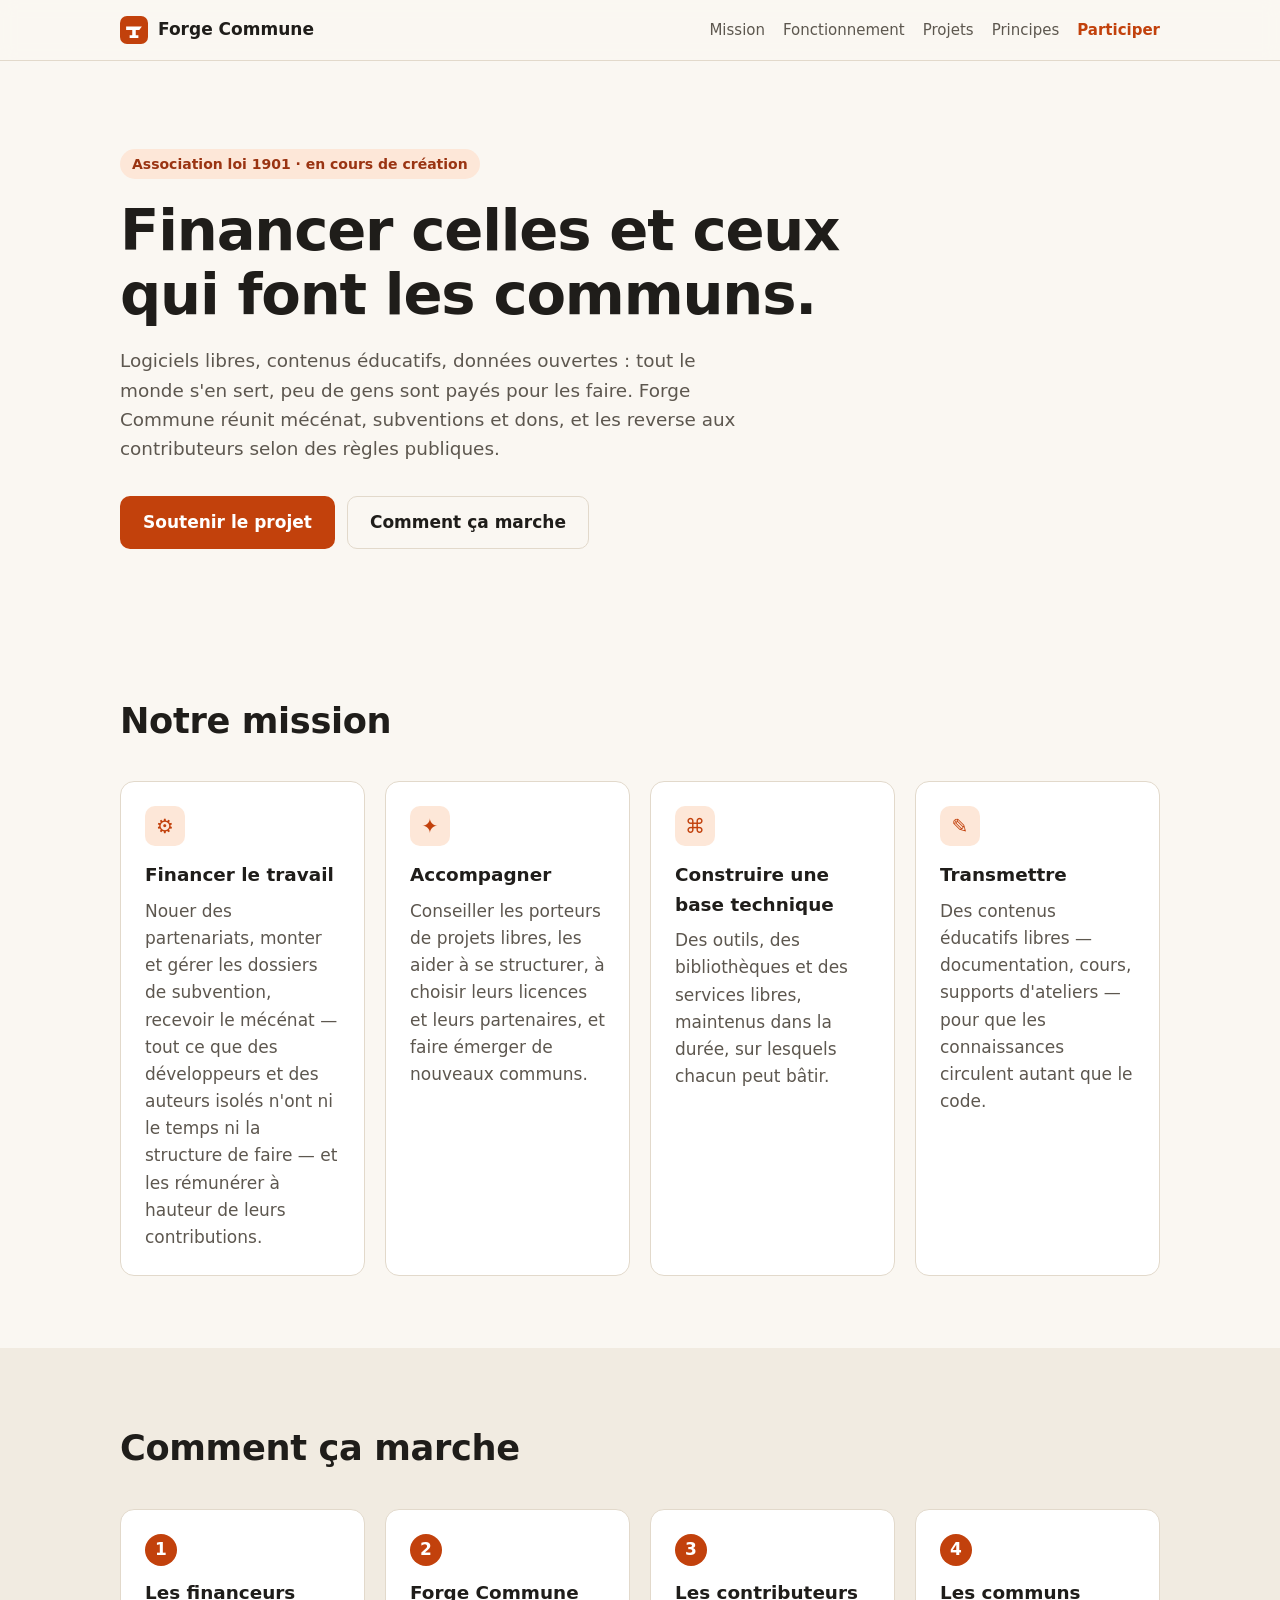
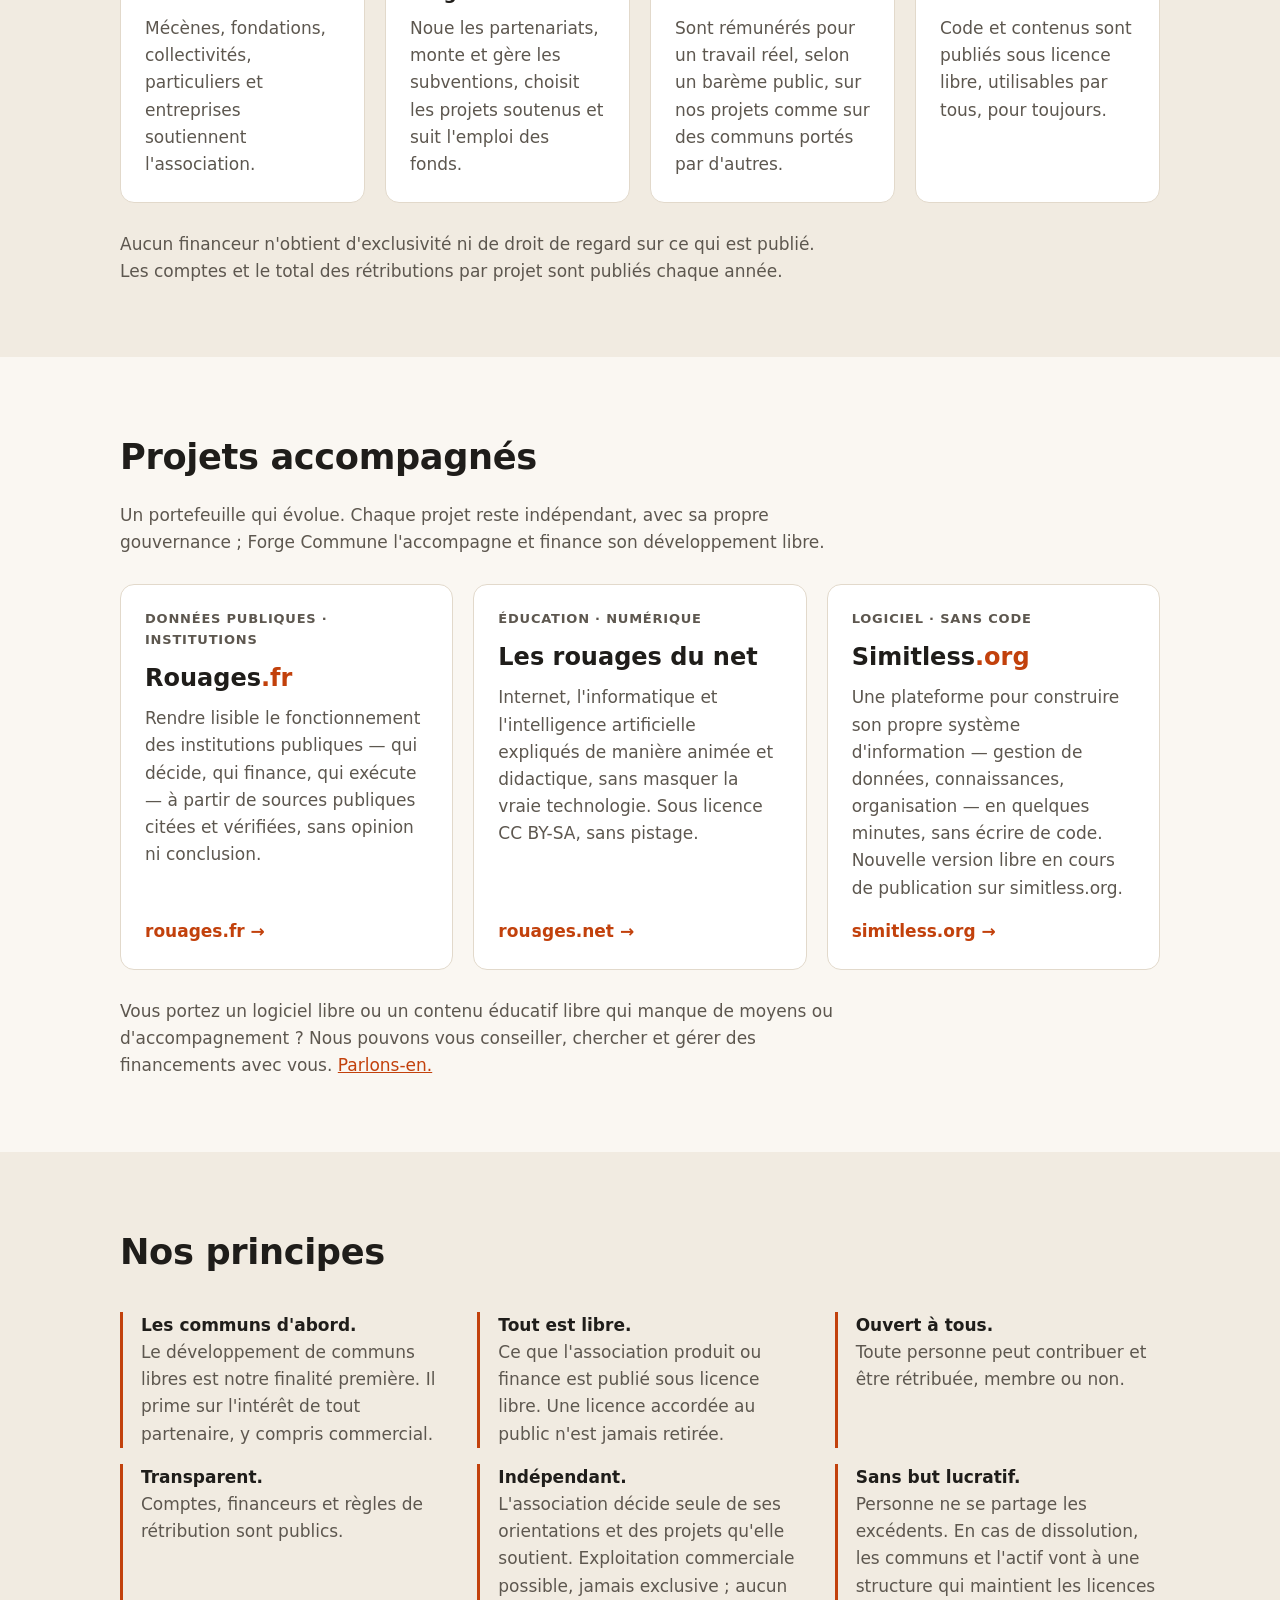
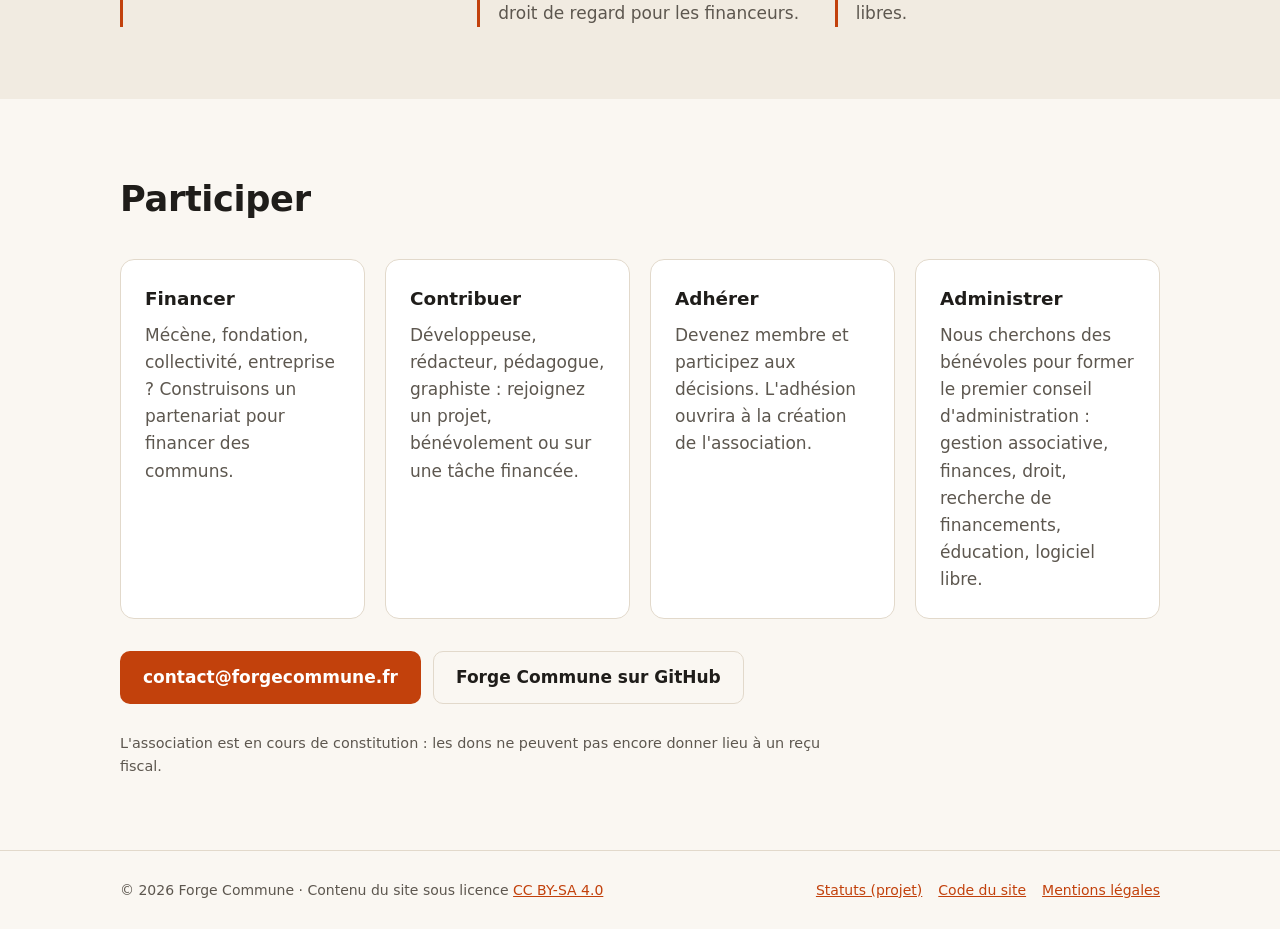
<file: index.html>
<!doctype html>
<html lang="fr">
<head>
  <meta charset="utf-8">
  <meta name="viewport" content="width=device-width, initial-scale=1">
  <title>Forge Commune — financer celles et ceux qui font les communs</title>
  <meta name="description" content="Forge Commune est une association (en cours de création) qui finance le travail des personnes qui développent des logiciels libres et des contenus éducatifs libres.">
  <link rel="icon" href="favicon.svg" type="image/svg+xml">
  <link rel="stylesheet" href="style.css">
</head>
<body>
  <header class="site-header">
    <div class="wrap header-inner">
      <a class="brand" href="#top" aria-label="Forge Commune, accueil">
        <img src="favicon.svg" alt="" width="28" height="28">
        <span>Forge Commune</span>
      </a>
      <nav aria-label="Navigation principale">
        <ul>
          <li><a href="#mission">Mission</a></li>
          <li><a href="#fonctionnement">Fonctionnement</a></li>
          <li><a href="#projets">Projets</a></li>
          <li><a href="#principes">Principes</a></li>
          <li><a class="nav-cta" href="#participer">Participer</a></li>
        </ul>
      </nav>
    </div>
  </header>

  <main id="top">
    <section class="hero">
      <div class="wrap">
        <p class="badge">Association loi 1901 · en cours de création</p>
        <h1>Financer celles et ceux<br>qui font les communs.</h1>
        <p class="lead">
          Logiciels libres, contenus éducatifs, données ouvertes : tout le monde
          s'en sert, peu de gens sont payés pour les faire. Forge Commune réunit
          mécénat, subventions et dons, et les reverse aux contributeurs selon
          des règles publiques.
        </p>
        <div class="actions">
          <a class="btn btn-primary" href="#participer">Soutenir le projet</a>
          <a class="btn btn-ghost" href="#fonctionnement">Comment ça marche</a>
        </div>
      </div>
    </section>

    <section id="mission" class="section">
      <div class="wrap">
        <h2>Notre mission</h2>
        <div class="grid grid-4">
          <article class="card">
            <div class="card-icon" aria-hidden="true">⚙</div>
            <h3>Financer le travail</h3>
            <p>
              Nouer des partenariats, monter et gérer les dossiers de
              subvention, recevoir le mécénat — tout ce que des développeurs et
              des auteurs isolés n'ont ni le temps ni la structure de faire — et
              les rémunérer à hauteur de leurs contributions.
            </p>
          </article>
          <article class="card">
            <div class="card-icon" aria-hidden="true">✦</div>
            <h3>Accompagner</h3>
            <p>
              Conseiller les porteurs de projets libres, les aider à se
              structurer, à choisir leurs licences et leurs partenaires, et faire
              émerger de nouveaux communs.
            </p>
          </article>
          <article class="card">
            <div class="card-icon" aria-hidden="true">⌘</div>
            <h3>Construire une base technique</h3>
            <p>
              Des outils, des bibliothèques et des services libres, maintenus
              dans la durée, sur lesquels chacun peut bâtir.
            </p>
          </article>
          <article class="card">
            <div class="card-icon" aria-hidden="true">✎</div>
            <h3>Transmettre</h3>
            <p>
              Des contenus éducatifs libres — documentation, cours, supports
              d'ateliers — pour que les connaissances circulent autant que
              le code.
            </p>
          </article>
        </div>
      </div>
    </section>

    <section id="fonctionnement" class="section section-alt">
      <div class="wrap">
        <h2>Comment ça marche</h2>
        <ol class="flow" aria-label="Circuit du financement">
          <li>
            <span class="flow-step">1</span>
            <h3>Les financeurs</h3>
            <p>Mécènes, fondations, collectivités, particuliers et entreprises
              soutiennent l'association.</p>
          </li>
          <li>
            <span class="flow-step">2</span>
            <h3>Forge Commune</h3>
            <p>Noue les partenariats, monte et gère les subventions, choisit
              les projets soutenus et suit l'emploi des fonds.</p>
          </li>
          <li>
            <span class="flow-step">3</span>
            <h3>Les contributeurs</h3>
            <p>Sont rémunérés pour un travail réel, selon un barème public,
              sur nos projets comme sur des communs portés par d'autres.</p>
          </li>
          <li>
            <span class="flow-step">4</span>
            <h3>Les communs</h3>
            <p>Code et contenus sont publiés sous licence libre, utilisables
              par tous, pour toujours.</p>
          </li>
        </ol>
        <p class="note">
          Aucun financeur n'obtient d'exclusivité ni de droit de regard sur ce
          qui est publié. Les comptes et le total des rétributions par projet
          sont publiés chaque année.
        </p>
      </div>
    </section>

    <section id="projets" class="section">
      <div class="wrap">
        <h2>Projets accompagnés</h2>
        <p class="lead-sm">Un portefeuille qui évolue. Chaque projet reste indépendant,
          avec sa propre gouvernance&nbsp;; Forge Commune l'accompagne et finance son
          développement libre.</p>
        <div class="grid grid-3">
          <article class="card project">
            <p class="project-tag">Données publiques · institutions</p>
            <h3>Rouages<span class="tld">.fr</span></h3>
            <p>
              Rendre lisible le fonctionnement des institutions publiques — qui
              décide, qui finance, qui exécute — à partir de sources publiques
              citées et vérifiées, sans opinion ni conclusion.
            </p>
            <a class="link-arrow" href="https://rouages.fr">rouages.fr</a>
          </article>
          <article class="card project">
            <p class="project-tag">Éducation · numérique</p>
            <h3>Les rouages du net</h3>
            <p>
              Internet, l'informatique et l'intelligence artificielle expliqués de manière animée et didactique, sans
              masquer la vraie technologie. Sous licence CC BY-SA, sans pistage.
            </p>
            <a class="link-arrow" href="https://rouages.net">rouages.net</a>
          </article>
          <article class="card project">
            <p class="project-tag">Logiciel · sans code</p>
            <h3>Simitless<span class="tld">.org</span></h3>
            <p>
              Une plateforme pour construire son propre système d'information
              — gestion de données, connaissances, organisation — en quelques
              minutes, sans écrire de code. Nouvelle version libre en cours de
              publication sur simitless.org.
            </p>
            <a class="link-arrow" href="https://simitless.org">simitless.org</a>
          </article>
        </div>
        <p class="note">
          Vous portez un logiciel libre ou un contenu éducatif libre qui
          manque de moyens ou d'accompagnement ? Nous pouvons vous conseiller,
          chercher et gérer des financements avec vous. <a href="#participer">Parlons-en.</a>
        </p>
      </div>
    </section>

    <section id="principes" class="section section-alt">
      <div class="wrap">
        <h2>Nos principes</h2>
        <ul class="principles">
          <li>
            <strong>Les communs d'abord.</strong>
            Le développement de communs libres est notre finalité première. Il
            prime sur l'intérêt de tout partenaire, y compris commercial.
          </li>
          <li>
            <strong>Tout est libre.</strong>
            Ce que l'association produit ou finance est publié sous licence
            libre. Une licence accordée au public n'est jamais retirée.
          </li>
          <li>
            <strong>Ouvert à tous.</strong>
            Toute personne peut contribuer et être rétribuée, membre ou non.
          </li>
          <li>
            <strong>Transparent.</strong>
            Comptes, financeurs et règles de rétribution sont publics.
          </li>
          <li>
            <strong>Indépendant.</strong>
            L'association décide seule de ses orientations et des projets
            qu'elle soutient. Exploitation commerciale possible, jamais
            exclusive ; aucun droit de regard pour les financeurs.
          </li>
          <li>
            <strong>Sans but lucratif.</strong>
            Personne ne se partage les excédents. En cas de dissolution, les
            communs et l'actif vont à une structure qui maintient les licences
            libres.
          </li>
        </ul>
      </div>
    </section>

    <section id="participer" class="section">
      <div class="wrap">
        <h2>Participer</h2>
        <div class="grid grid-4">
          <article class="card">
            <h3>Financer</h3>
            <p>
              Mécène, fondation, collectivité, entreprise ? Construisons un
              partenariat pour financer des communs.
            </p>
          </article>
          <article class="card">
            <h3>Contribuer</h3>
            <p>
              Développeuse, rédacteur, pédagogue, graphiste : rejoignez un projet,
              bénévolement ou sur une tâche financée.
            </p>
          </article>
          <article class="card">
            <h3>Adhérer</h3>
            <p>
              Devenez membre et participez aux décisions. L'adhésion ouvrira à
              la création de l'association.
            </p>
          </article>
          <article class="card">
            <h3>Administrer</h3>
            <p>
              Nous cherchons des bénévoles pour former le premier conseil
              d'administration : gestion associative, finances, droit,
              recherche de financements, éducation, logiciel libre.
            </p>
          </article>
        </div>
        <div class="contact">
          <a class="btn btn-primary" href="mailto:contact@forgecommune.fr">contact@forgecommune.fr</a>
          <a class="btn btn-ghost" href="https://github.com/Forge-Commune">Forge Commune sur GitHub</a>
        </div>
        <p class="note small">
          L'association est en cours de constitution : les dons ne peuvent pas
          encore donner lieu à un reçu fiscal.
        </p>
      </div>
    </section>
  </main>

  <footer class="site-footer">
    <div class="wrap footer-inner">
      <p>© 2026 Forge Commune · Contenu du site sous licence
        <a href="https://creativecommons.org/licenses/by-sa/4.0/deed.fr">CC BY-SA 4.0</a></p>
      <ul>
        <li><a href="https://github.com/Forge-Commune/Documents">Statuts (projet)</a></li>
        <li><a href="https://github.com/Forge-Commune/forgecommune.fr">Code du site</a></li>
        <li><a href="mentions-legales.html">Mentions légales</a></li>
      </ul>
    </div>
  </footer>
</body>
</html>
</file>
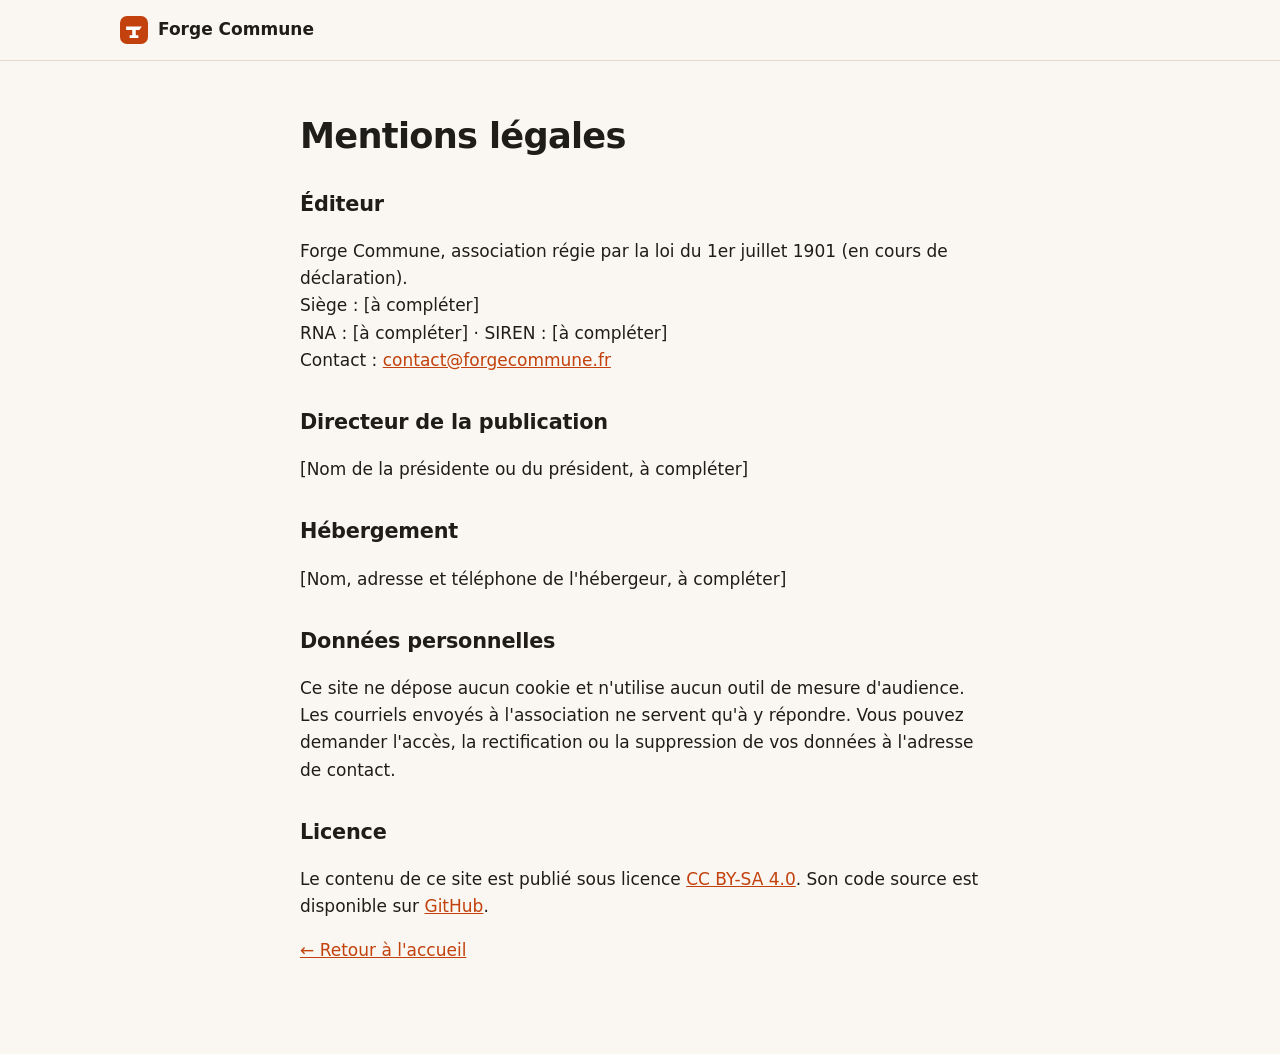
<file: mentions-legales.html>
<!doctype html>
<html lang="fr">
<head>
  <meta charset="utf-8">
  <meta name="viewport" content="width=device-width, initial-scale=1">
  <title>Mentions légales — Forge Commune</title>
  <link rel="icon" href="favicon.svg" type="image/svg+xml">
  <link rel="stylesheet" href="style.css">
</head>
<body>
  <header class="site-header">
    <div class="wrap header-inner">
      <a class="brand" href="index.html">
        <img src="favicon.svg" alt="" width="28" height="28">
        <span>Forge Commune</span>
      </a>
    </div>
  </header>

  <main class="prose">
    <h1>Mentions légales</h1>

    <h2>Éditeur</h2>
    <p>
      Forge Commune, association régie par la loi du 1er juillet 1901
      (en cours de déclaration).<br>
      Siège : [à compléter]<br>
      RNA : [à compléter] · SIREN : [à compléter]<br>
      Contact : <a href="mailto:contact@forgecommune.fr">contact@forgecommune.fr</a>
    </p>

    <h2>Directeur de la publication</h2>
    <p>[Nom de la présidente ou du président, à compléter]</p>

    <h2>Hébergement</h2>
    <p>[Nom, adresse et téléphone de l'hébergeur, à compléter]</p>

    <h2>Données personnelles</h2>
    <p>
      Ce site ne dépose aucun cookie et n'utilise aucun outil de mesure
      d'audience. Les courriels envoyés à l'association ne servent qu'à y
      répondre. Vous pouvez demander l'accès, la rectification ou la
      suppression de vos données à l'adresse de contact.
    </p>

    <h2>Licence</h2>
    <p>
      Le contenu de ce site est publié sous licence
      <a href="https://creativecommons.org/licenses/by-sa/4.0/deed.fr">CC BY-SA 4.0</a>.
      Son code source est disponible sur
      <a href="https://github.com/Forge-Commune/forgecommune.fr">GitHub</a>.
    </p>

    <p><a href="index.html">← Retour à l'accueil</a></p>
  </main>
</body>
</html>
</file>
<file: style.css>
:root {
  --bg: #faf7f2;
  --bg-alt: #f1ebe1;
  --surface: #ffffff;
  --text: #1f1d1a;
  --muted: #5d574f;
  --border: #e2d9cb;
  --accent: #c2410c;
  --accent-strong: #9a3412;
  --accent-soft: #fde7d8;
  --radius: 14px;
  --max: 1080px;
  color-scheme: light dark;
}

@media (prefers-color-scheme: dark) {
  :root {
    --bg: #161412;
    --bg-alt: #1e1b18;
    --surface: #24211d;
    --text: #f2ede6;
    --muted: #b3aa9e;
    --border: #3a352f;
    --accent: #fb923c;
    --accent-strong: #fdba74;
    --accent-soft: #3b2416;
  }
}

*, *::before, *::after { box-sizing: border-box; }

html { scroll-behavior: smooth; scroll-padding-top: 72px; }

body {
  margin: 0;
  background: var(--bg);
  color: var(--text);
  font-family: system-ui, -apple-system, "Segoe UI", Roboto, "Helvetica Neue", Arial, sans-serif;
  font-size: 17px;
  line-height: 1.6;
  -webkit-font-smoothing: antialiased;
}

a { color: var(--accent); }
a:hover { color: var(--accent-strong); }

.wrap {
  max-width: var(--max);
  margin: 0 auto;
  padding: 0 20px;
}

/* En-tête */
.site-header {
  position: sticky;
  top: 0;
  z-index: 10;
  background: color-mix(in srgb, var(--bg) 88%, transparent);
  backdrop-filter: blur(8px);
  border-bottom: 1px solid var(--border);
}
.header-inner {
  display: flex;
  align-items: center;
  justify-content: space-between;
  gap: 16px;
  min-height: 60px;
  flex-wrap: wrap;
}
.brand {
  display: inline-flex;
  align-items: center;
  gap: 10px;
  font-weight: 700;
  color: var(--text);
  text-decoration: none;
}
.site-header nav ul {
  display: flex;
  flex-wrap: wrap;
  gap: 4px 18px;
  list-style: none;
  margin: 0;
  padding: 0;
  font-size: 15px;
}
.site-header nav a { color: var(--muted); text-decoration: none; }
.site-header nav a:hover { color: var(--text); }
.site-header nav a.nav-cta { color: var(--accent); font-weight: 600; }

/* Accroche */
.hero { padding: 88px 0 72px; }
.badge {
  display: inline-block;
  margin: 0 0 20px;
  padding: 4px 12px;
  border-radius: 999px;
  background: var(--accent-soft);
  color: var(--accent-strong);
  font-size: 14px;
  font-weight: 600;
}
h1 {
  margin: 0 0 20px;
  font-size: clamp(2.2rem, 6vw, 3.6rem);
  line-height: 1.1;
  letter-spacing: -0.02em;
}
.lead {
  max-width: 640px;
  margin: 0 0 32px;
  color: var(--muted);
  font-size: 1.15rem;
}
.actions, .contact { display: flex; flex-wrap: wrap; gap: 12px; }

.btn {
  display: inline-block;
  padding: 12px 22px;
  border-radius: 10px;
  font-weight: 600;
  text-decoration: none;
  border: 1px solid transparent;
}
.btn-primary { background: var(--accent); color: #fff; }
.btn-primary:hover { background: var(--accent-strong); color: #fff; }
@media (prefers-color-scheme: dark) {
  .btn-primary, .btn-primary:hover { color: #1a0f08; }
}
.btn-ghost { border-color: var(--border); color: var(--text); }
.btn-ghost:hover { border-color: var(--accent); color: var(--accent); }

/* Sections */
.section { padding: 72px 0; }
.section-alt { background: var(--bg-alt); }
h2 {
  margin: 0 0 32px;
  font-size: clamp(1.6rem, 3.5vw, 2.2rem);
  letter-spacing: -0.01em;
}
h3 { margin: 0 0 8px; font-size: 1.15rem; }

.grid { display: grid; gap: 20px; }
.grid-2 { grid-template-columns: repeat(auto-fit, minmax(min(280px, 100%), 1fr)); }
.grid-3 { grid-template-columns: repeat(auto-fit, minmax(min(240px, 100%), 1fr)); }
.grid-4 { grid-template-columns: repeat(auto-fit, minmax(min(220px, 100%), 1fr)); }

.card {
  background: var(--surface);
  border: 1px solid var(--border);
  border-radius: var(--radius);
  padding: 24px;
}
.card p { margin: 0; color: var(--muted); }
.card-icon {
  width: 40px;
  height: 40px;
  display: grid;
  place-items: center;
  margin-bottom: 14px;
  border-radius: 10px;
  background: var(--accent-soft);
  color: var(--accent);
  font-size: 20px;
}

/* Circuit du financement */
.flow {
  display: grid;
  grid-template-columns: repeat(auto-fit, minmax(min(200px, 100%), 1fr));
  gap: 20px;
  list-style: none;
  margin: 0;
  padding: 0;
  counter-reset: none;
}
.flow li {
  position: relative;
  background: var(--surface);
  border: 1px solid var(--border);
  border-radius: var(--radius);
  padding: 24px;
}
.flow li p { margin: 0; color: var(--muted); }
.flow-step {
  display: inline-grid;
  place-items: center;
  width: 32px;
  height: 32px;
  margin-bottom: 12px;
  border-radius: 50%;
  background: var(--accent);
  color: #fff;
  font-weight: 700;
}
@media (prefers-color-scheme: dark) { .flow-step { color: #1a0f08; } }

.lead-sm { margin: -16px 0 28px; color: var(--muted); max-width: 720px; }
.note { margin: 28px 0 0; color: var(--muted); max-width: 720px; }
.note.small { font-size: 0.9rem; }

/* Projets */
.project { display: flex; flex-direction: column; gap: 8px; }
.project h3 { font-size: 1.5rem; margin: 0; }
.project .tld { color: var(--accent); }
.project-tag {
  font-size: 13px;
  text-transform: uppercase;
  letter-spacing: 0.06em;
  font-weight: 600;
}
.link-arrow { margin-top: auto; padding-top: 8px; font-weight: 600; text-decoration: none; }
.link-arrow::after { content: " →"; }

/* Principes */
.principles {
  display: grid;
  grid-template-columns: repeat(auto-fit, minmax(min(300px, 100%), 1fr));
  gap: 16px 32px;
  list-style: none;
  margin: 0;
  padding: 0;
}
.principles li {
  padding-left: 18px;
  border-left: 3px solid var(--accent);
  color: var(--muted);
}
.principles strong { display: block; color: var(--text); }

.contact { margin-top: 32px; }

/* Pied de page */
.site-footer {
  border-top: 1px solid var(--border);
  padding: 28px 0;
  font-size: 14px;
  color: var(--muted);
}
.footer-inner {
  display: flex;
  flex-wrap: wrap;
  justify-content: space-between;
  gap: 12px;
}
.footer-inner p { margin: 0; }
.footer-inner ul {
  display: flex;
  flex-wrap: wrap;
  gap: 16px;
  list-style: none;
  margin: 0;
  padding: 0;
}

/* Page de texte (mentions légales) */
.prose { max-width: 720px; padding: 56px 20px 72px; margin: 0 auto; }
.prose h1 { font-size: 2.2rem; }
.prose h2 { font-size: 1.3rem; margin: 32px 0 8px; }

@media (max-width: 640px) {
  .hero { padding: 56px 0 48px; }
  .section { padding: 52px 0; }
  .site-header { position: static; }
}
</file>
